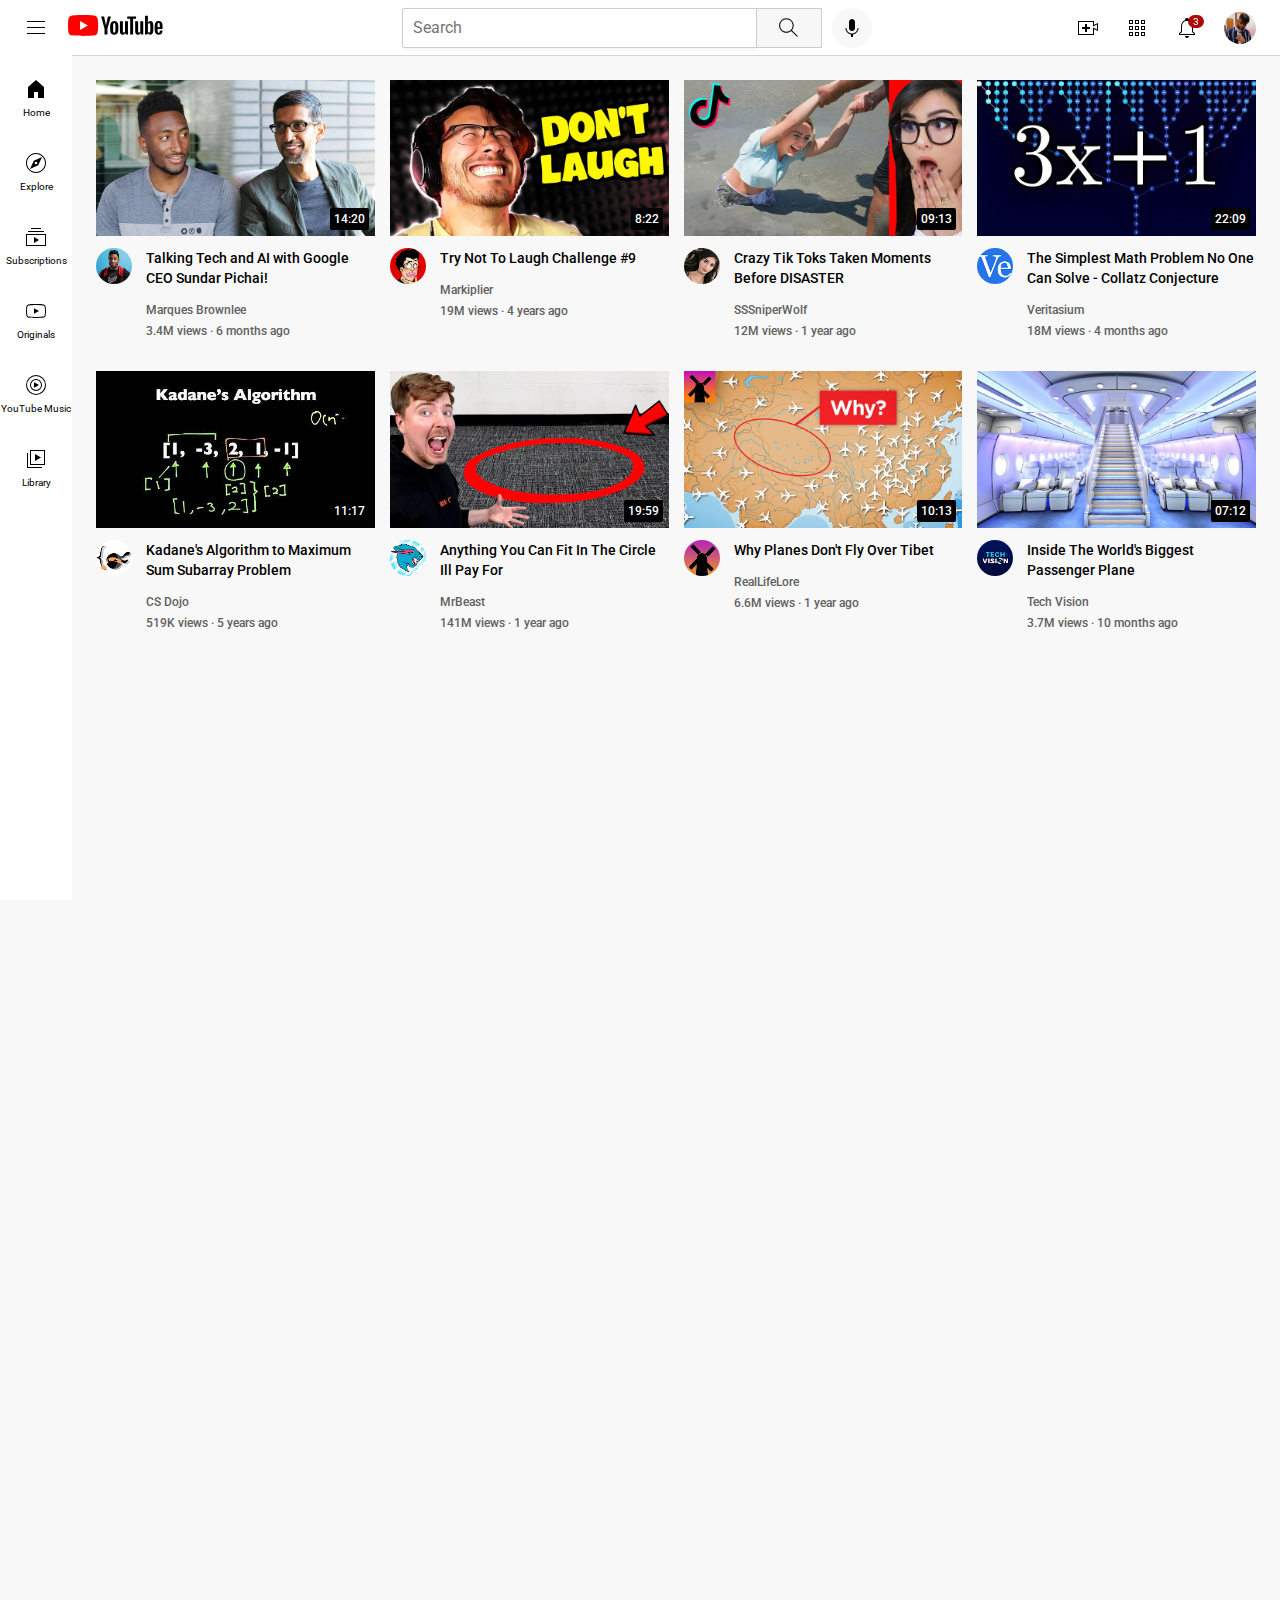
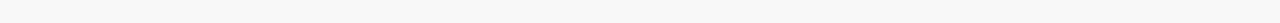
<file: index.html>
<!DOCTYPE html>
<html>
  <head>
    <link rel="preconnect" href="https://fonts.googleapis.com">
<link rel="preconnect" href="https://fonts.gstatic.com" crossorigin>
<link href="https://fonts.googleapis.com/css2?family=Roboto:wght@400;500;700&display=swap" rel="stylesheet">
<link rel="stylesheet" href="styles/general.css">
<link rel="stylesheet" href="styles/header.css">
<link rel="stylesheet" href="styles/video.css">
<link rel="stylesheet" href="styles/sidebar.css">
    <meta charset="utf-8">
    <meta http-equiv="X-UA-Compatible" content="IE=edge">
    <meta name="description" content="">
    <meta name="viewport" content="width=device-width, initial-scale=1">
<title>youtube.com</title>

  </head>
  <body>
  <div class="header">
    <div class="left-section">
  <img class="hamburger-menu" src="icons/hamburger-menu.svg" alt="ham">
  <a href="https://www.youtube.com/">
    <img class="youtube-logo" src="icons/youtube-logo.svg" alt="youtube-logo">
  </a>
   
    </div>
    <div class="middle-section">
      <input class="search-box"   type="text" placeholder="Search">
      <button class="search-icon-button">
        <img class="search-icon" src="icons/search.svg" alt="">
        <div class="tooltip">Search</div>
      </button>
      <button  class="voice-search-button">
        <img class="voice-icon" src="icons/voice-search-icon.svg" alt="">
        <div class="tooltip">Search With your voice</div>
      </button>
    </div>
    <div class="right-section"> 
      <div class="upload-icon-container">
        <img class="upload-icon" src="icons/upload.svg" >
        <div class="tooltip">Create</div>
</div>
      <div class=" youtube-app-icon-container">
      <img class="youtube-app-icon" src="icons/youtube-apps.svg" alt="">
      <div class="tooltip">YouTube apps</div>
      </div>
      <div class="notification-icon-container">
        <img class="notification-icon" src="icons/notifications.svg">
        <div class="notifications-count">
          3
        </div>
        <div class="tooltip">notification</div>
      </div>
      
      <img class="user-pic-icon" src="channelpictures/channelpic.jpg">
    </div>
  </div>
  <div>
  <div class="sidebar">
    <div class="sidebar-link">
      <img src="icons/home.svg" alt="">
      <div>Home</div>
    </div>
    <div class="sidebar-link">
      <img src="icons/explore.svg" alt="">
      <div>Explore</div>
    </div>
    <div class="sidebar-link">
      <img src="icons/subscriptions.svg" alt="">
      <div>Subscriptions</div>
    </div>
    <div class="sidebar-link">
      <img src="icons/originals.svg" alt="">
      <div>Originals</div>
    </div>
    <div class="sidebar-link">
      <img src="icons/youtube-music.svg" alt="">
      <div>YouTube Music</div>
    </div>
    <div class="sidebar-link">
      <img src="icons/library.svg" alt="">
      <div>Library</div>
    </div>
  </div>
<div class="video-grid">
<div class="video-preview">
<div class="thumbnail-row">
  <a href="https://www.youtube.com/watch?v=n2RNcPRtAiY">
<img class="thumbnail" src="thumbnail/thumbnail-1.webp">
</a>
<div class="video-time">
  14:20
</div>
</div>
<div class="video-info-grid">
<div class="channel-pic">
  <a href="https://www.youtube.com/c/mkbhd" >
    <img class="video-logo"  src="channelpictures/channel-1.jpeg">
  </a>
</div>
<div class="video-info">
<p class="video-dis">

Talking Tech and AI with Google CEO Sundar Pichai!
</p>
<P class="video-author">
Marques Brownlee
</P>
<p class="video-stats">
3.4M views · 6 months ago
</p>
</div>

</div>
</div>
<div class="video-preview">
<div class="thumbnail-row">
  <a href="https://www.youtube.com/watch?v=n2RNcPRtAiY">
<img class="thumbnail" src="thumbnail/thumbnail-2.webp">
  </a>
<div class="video-time">
  8:22
  </div>
</div>
<div class="video-info-grid">
<div class="channel-pic">
  <a href="https://www.youtube.com/c/markiplier">
<img class="video-logo"  src="channelpictures/channel-2.jpeg">
</a>
</div>
<div class="video-info">
<p class="video-dis">
  
Try Not To Laugh Challenge #9
</p>
<P class="video-author">
  Markiplier
</P>
<p class="video-stats">
  19M views · 4 years ago
</p>
</div>

</div>
</div>

<div class="video-preview">
<div class="thumbnail-row">
  <a href="https://www.youtube.com/watch?v=FgjPQQeTh1w">
<img class="thumbnail" src="thumbnail/thumbnail-3.webp">
</a>
<div class="video-time">
  09:13
  </div>
</div>
<div class="video-info-grid">
<div class="channel-pic">
  <a href="https://www.youtube.com/user/SSSniperWolf">
<img class="video-logo"  src="channelpictures/channel-3.jpeg">
  </a>
</div>
<div class="video-info">
<p class="video-dis">

  Crazy Tik Toks Taken Moments Before DISASTER
</p>
<P class="video-author">
  SSSniperWolf
</P>
<p class="video-stats">
  12M views · 1 year ago
</p>
</div>

</div>
</div>
<div class="video-preview">
<div class="thumbnail-row">
  <a href="https://www.youtube.com/watch?v=094y1Z2wpJg">
<img class="thumbnail" src="thumbnail/thumbnail-4.webp">
</a>

<div class="video-time">
  22:09
  </div>
</div>
<div class="video-info-grid">
<div class="channel-pic">
  <a href="https://www.youtube.com/c/veritasium">
<img class="video-logo"  src="channelpictures/channel-4.jpeg">
  </a>
</div>
<div class="video-info">
<p class="video-dis">
  The Simplest Math Problem No One Can Solve - Collatz Conjecture
</p>
<P class="video-author">
  Veritasium
</P>
<p class="video-stats">
  18M views · 4 months ago


</p>
</div>

</div>
</div>

<div class="video-preview">
<div class="thumbnail-row">
  <a href="https://www.youtube.com/watch?v=86CQq3pKSUw">
<img class="thumbnail" src="thumbnail/thumbnail-5.webp">
  </a>
<div class="video-time">
  11:17
  </div>
</div>
<div class="video-info-grid">
<div class="channel-pic">
  <a href="https://www.youtube.com/c/CSDojo">
<img class="video-logo"  src="channelpictures/channel-5.jpeg">
  </a>
</div>
<div class="video-info">
<p class="video-dis">

  Kadane's Algorithm to Maximum Sum Subarray Problem
</p>
<P class="video-author">
CS Dojo
</P>
<p class="video-stats">
  519K views · 5 years ago
</p>
</div>

</div>
</div>
<div class="video-preview">
<div class="thumbnail-row">
  <a href="https://www.youtube.com/watch?v=yXWw0_UfSFg">
<img class="thumbnail" src="thumbnail/thumbnail-6.webp">
  </a>
<div class="video-time">
  19:59
  </div>
</div>
<div class="video-info-grid">
<div class="channel-pic">
  <a href="https://www.youtube.com/channel/UCX6OQ3DkcsbYNE6H8uQQuVA">
<img class="video-logo"  src="channelpictures/channel-6.jpeg">
  </a>
</div>
<div class="video-info">
<p class="video-dis">


  Anything You Can Fit In The Circle Ill Pay For
</p>
<P class="video-author">
  MrBeast

</P>
<p class="video-stats">
  141M views · 1 year ago
</p>
</div>

</div>
</div>

<div class="video-preview">
<div class="thumbnail-row">
  <a href="https://www.youtube.com/watch?v=fNVa1qMbF9Y">
<img class="thumbnail" src="thumbnail/thumbnail-7.webp">
  </a>
<div class="video-time">
  10:13
  </div>
</div>
<div class="video-info-grid">
<div class="channel-pic">
  <a href="https://www.youtube.com/channel/UCP5tjEmvPItGyLhmjdwP7Ww">
  <img class="video-logo"  src="channelpictures/channel-7.jpeg">
  </a>
</div>
<div class="video-info">
  <p class="video-dis">
  
Why Planes Don't Fly Over Tibet
</p>
<P class="video-author">
  RealLifeLore

</P>
<p class="video-stats">
  6.6M views · 1 year ago
</p>
</div>

</div>
</div>
<div class="video-preview">
<div class="thumbnail-row">
  <a href="https://www.youtube.com/watch?v=lFm4EM1juls">
  <img class="thumbnail" src="thumbnail/thumbnail-8.webp">
  </a>
  <div class="video-time">
    07:12
    </div>
</div>
<div class="video-info-grid">
  <div class="channel-pic">
    <a href="https://www.youtube.com/channel/UCHAK6CyegY22Zj2GWrcaIxg">
    <img class="video-logo"  src="channelpictures/channel-8.jpeg">
    </a>
  </div>
  <div class="video-info">
    <p class="video-dis">
    
  
Inside The World's Biggest Passenger Plane
  </p>
  <P class="video-author">
    Tech Vision
</P>
  <p class="video-stats">
    3.7M views · 10 months ago
  </p>
  </div>
  
</div>
</div>
</div>   
  </div>
  
</body>
</html>
</file>
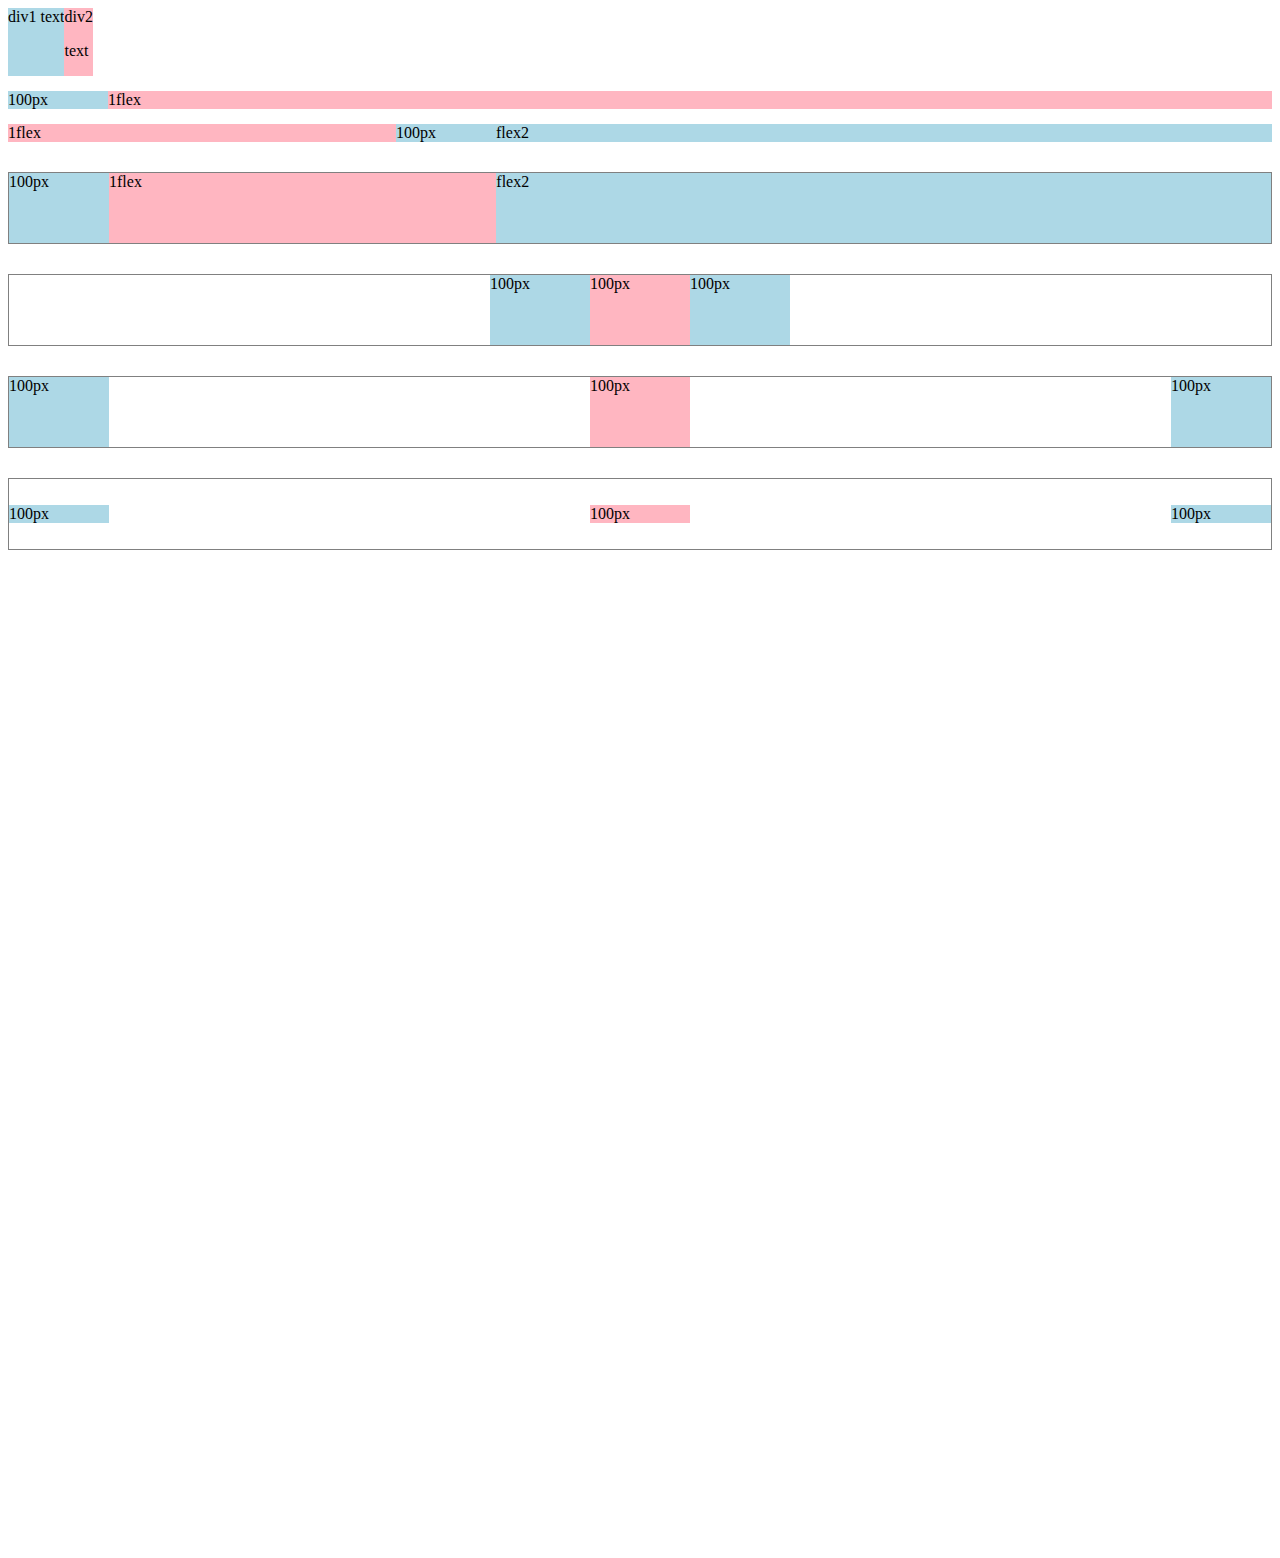
<file: duplicates/flexbox.html>
<!DOCTYPE html>
<html>
  <head>
<title>Flexbox</title>
  </head>
  <body style="padding-bottom: 1000px;">
<div style=" 
display: flex;
flex-direction: row;">
  <div style="background-color:lightblue;">div1 text</div>
  <div style="background-color:lightpink">div2 <p>text</p></div>
</div>

<div style=" 
margin-top: 15px;
display: flex;
flex-direction: row;">
  <div style="background-color:lightblue;
  width: 100px;">
  100px</div>
  <div style="background-color:lightpink;
  flex: 1;">
  1flex</div>
</div>

<div style=" 
margin-top: 15px;
display: flex;
flex-direction: row;">
  
  <div style="background-color:lightpink;
  flex: 1;">
  1flex</div>
  <div style="background-color:lightblue;
  width: 100px;">
  100px</div>
  <div style="background-color:lightblue; flex: 2;">
  flex2</div>
</div>

<div style=" 
margin-top: 30px;
height: 70px;
display: flex;
border-width: 1px;
border-style: solid;
border-color: grey;
flex-direction: row;">
  <div style="background-color:lightblue;
  width: 100px;">
  100px</div>
  <div style="background-color:lightpink;
  flex: 1;">
  1flex</div>
  <div style="background-color:lightblue; flex: 2;">
  flex2</div>
</div>


<div style=" 
margin-top: 30px;
height: 70px;
display: flex;
border-width: 1px;
border-style: solid;
border-color: grey;
justify-content: center;
flex-direction: row;">
  <div style="background-color:lightblue;
  width: 100px;">
  100px</div>
  <div style="background-color:lightpink;
  width: 100px;">
  100px</div>
  <div style="background-color:lightblue; width: 100px;">
  100px</div>
</div>

<div style=" 
margin-top: 30px;
height: 70px;
display: flex;
border-width: 1px;
border-style: solid;
border-color: grey;
justify-content: space-between;
flex-direction: row;">
  <div style="background-color:lightblue;
  width: 100px;">
  100px</div>
  <div style="background-color:lightpink;
  width: 100px;">
  100px</div>
  <div style="background-color:lightblue; width: 100px;">
  100px</div>
</div>



<div style=" 
margin-top: 30px;
height: 70px;
display: flex;
border-width: 1px;
border-style: solid;
border-color: grey;
justify-content: space-between;
align-items: center;
flex-direction: row;">
  <div style="background-color:lightblue;
  width: 100px;">
  100px</div>
  <div style="background-color:lightpink;
  width: 100px;">
  100px</div>
  <div style="background-color:lightblue; width: 100px;">
  100px</div>
</div>
  </body>
</html>
</file>
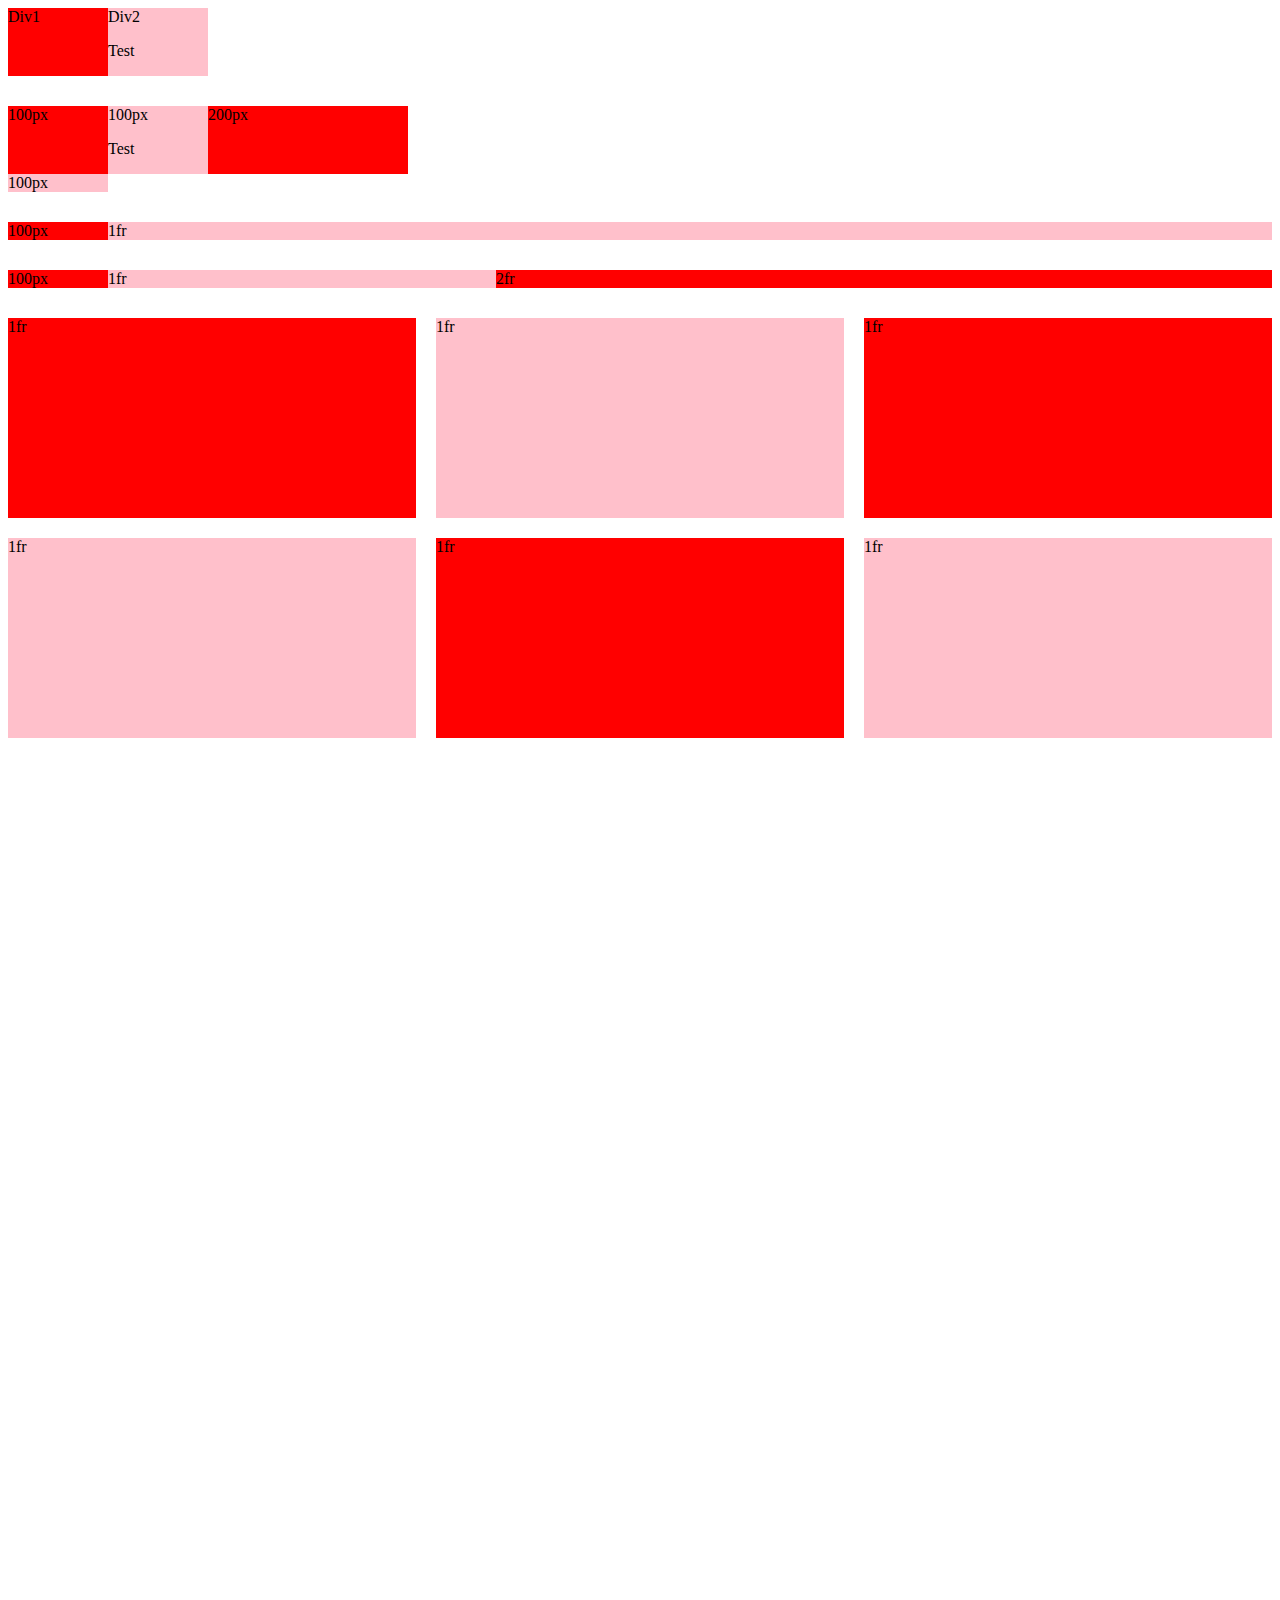
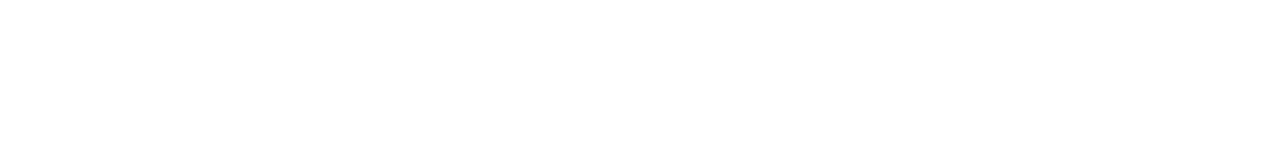
<file: duplicates/grid-test.html>
<!DOCTYPE html>
<html>
  <head>
<title>gridtest</title>
  </head>
  
  <body style="padding-bottom: 1000px;">
    <div style=
    "display:grid;
    grid-template-columns: 100px 100px;
    ">
      <div style="background-color: red;">Div1</div>
      <div style="background-color:pink">Div2<p>Test</p></div>
    </div>

    <div style=
    "display:grid;
    grid-template-columns: 100px 100px 200px;
    margin-top: 30px;
    ">
      <div style="background-color: red;">100px</div>
      <div style="background-color:pink">100px<p>Test</p></div>
      <div style="background-color: red;">200px</div>
      <div style="background-color:pink">100px</div>
    </div>


    <div style=
    "display:grid;
    grid-template-columns: 100px 1fr;
    margin-top: 30px;
    ">
      <div style="background-color: red;">100px</div>
      <div style="background-color:pink">1fr</div>
    </div>
    
    <div style=
    "display:grid;
    grid-template-columns: 100px 1fr 2fr;
    margin-top: 30px;
    ">
      <div style="background-color: red;">100px</div>
      <div style="background-color:pink">1fr</div>
      <div style="background-color: red;">2fr</div>
    </div>

    <div style=
    "display:grid;
    grid-template-columns: 1fr 1fr 1fr;
    margin-top: 30px;
    column-gap: 20px;
    row-gap: 20px;
    ">
      <div style="background-color: red;height: 200px;">1fr</div>
      <div style="background-color:pink;height: 200px">1fr</div>
      <div style="background-color: red;height: 200px">1fr</div>
      <div style="background-color:pink;height: 200px">1fr</div>
      <div style="background-color: red;height: 200px;">1fr</div>
      <div style="background-color:pink;height: 200px">1fr</div>
    
    </div>
  </body>
</html>
</file>
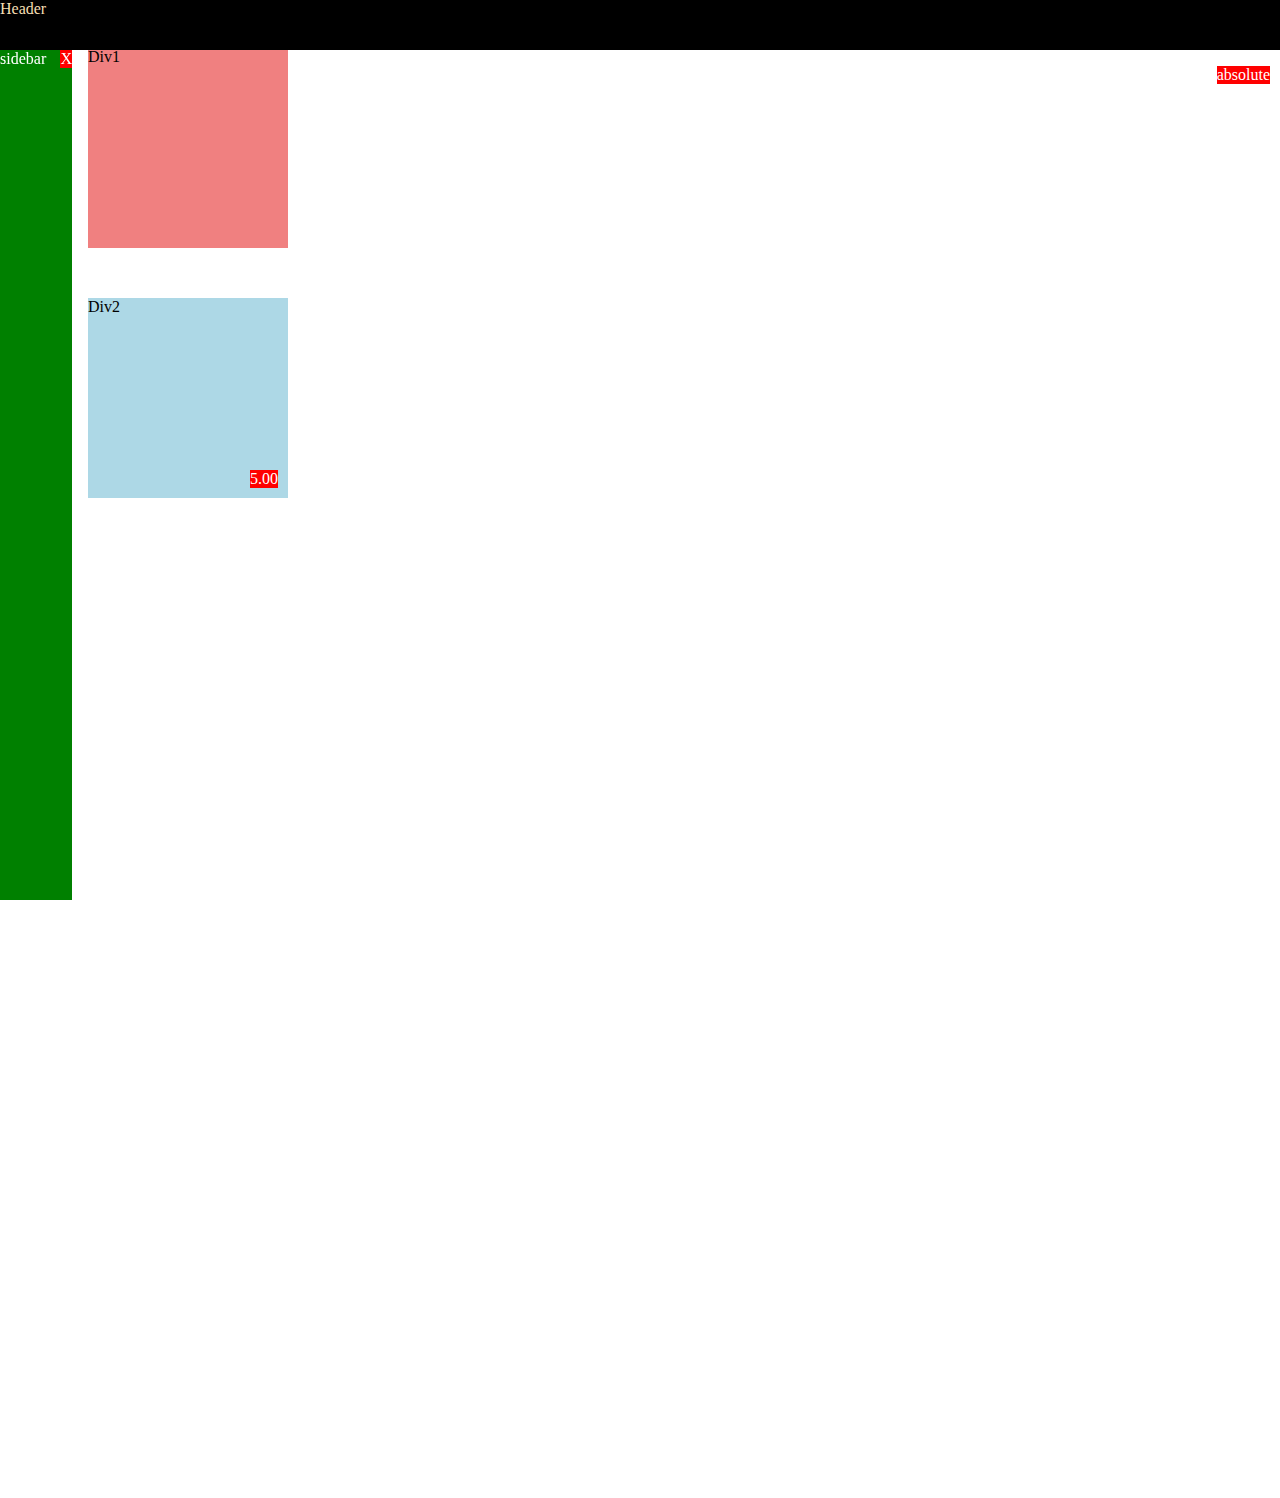
<file: duplicates/position.html>
<!DOCTYPE html>
<html>
  <head>
<title>Position</title>
  </head>
  <body style="margin-bottom:1000px ;
  padding-top: 40px;
  padding-left: 80px;">
    <div style=
    "background-color:black;
    color:wheat;
    position:fixed;
    top: 0;
    left: 0px;
    right: 0;
    height: 50px;
    z-index: 1000"
    >Header</div>

    <div style=
      "position:absolute ;
      background-color: red;
      color: white;
      top:66px;
      right: 10px;
      ">
        absolute
      </div>

  <div style=
  "background-color: green;
  color: white;
    position: fixed;
    top: 50px;
    bottom: 0;
    left: 0px;
    width: 72px;
    ">
      sidebar

      <div style=
      "position:absolute ;
      background-color: red;
      color: white;
      right: 10px;
      top: 0;
      right:0">
      X</div>
    </div>

   

      <div style="height: 200px;
      width: 200px;
      background-color: lightcoral;
      margin-bottom: 50px " >
        Div1
      </div>
      <div style="height: 200px;
      width: 200px;
      background-color: lightblue;
      position: relative;"
      >Div2
      <div style=
      "position:absolute ;
      background-color: red;
      color: white;
      right: 10px;
      bottom: 10px;
      right:10px">
      5.00</div>
    </div>
  </body>
</html>
</file>
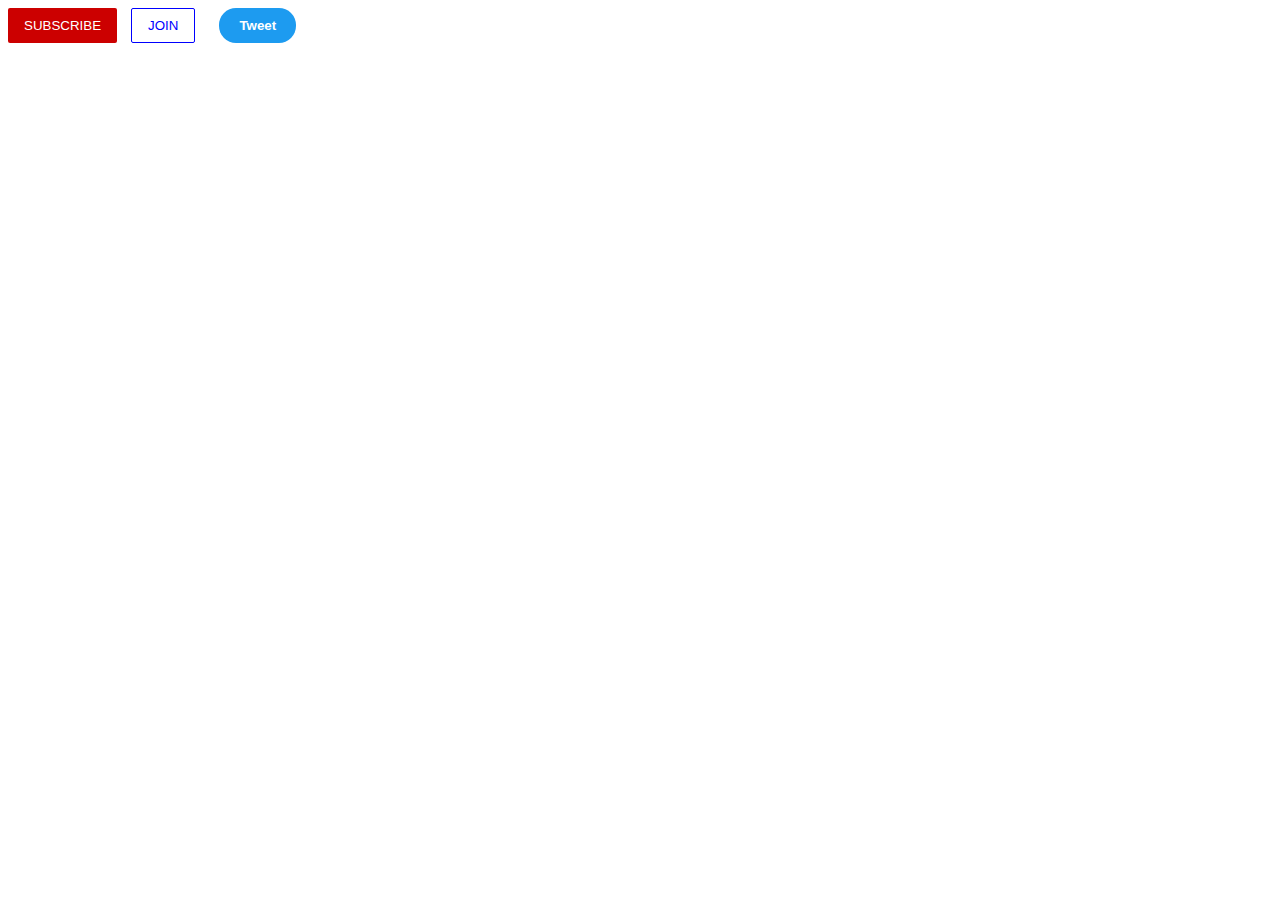
<file: introhtml/Button.html>
<!DOCTYPE html>
<html>
  <head>
<title>Youtube button</title>
<link rel="stylesheet" href="button.css">
  </head>
  <body>
    <button class="Subscribe-button">
      SUBSCRIBE
    </button>
    <button class="join-button">
      JOIN
    </button>
    <button class="Tweet-button">
      Tweet
    </button>


  </body>
</html>
</file>
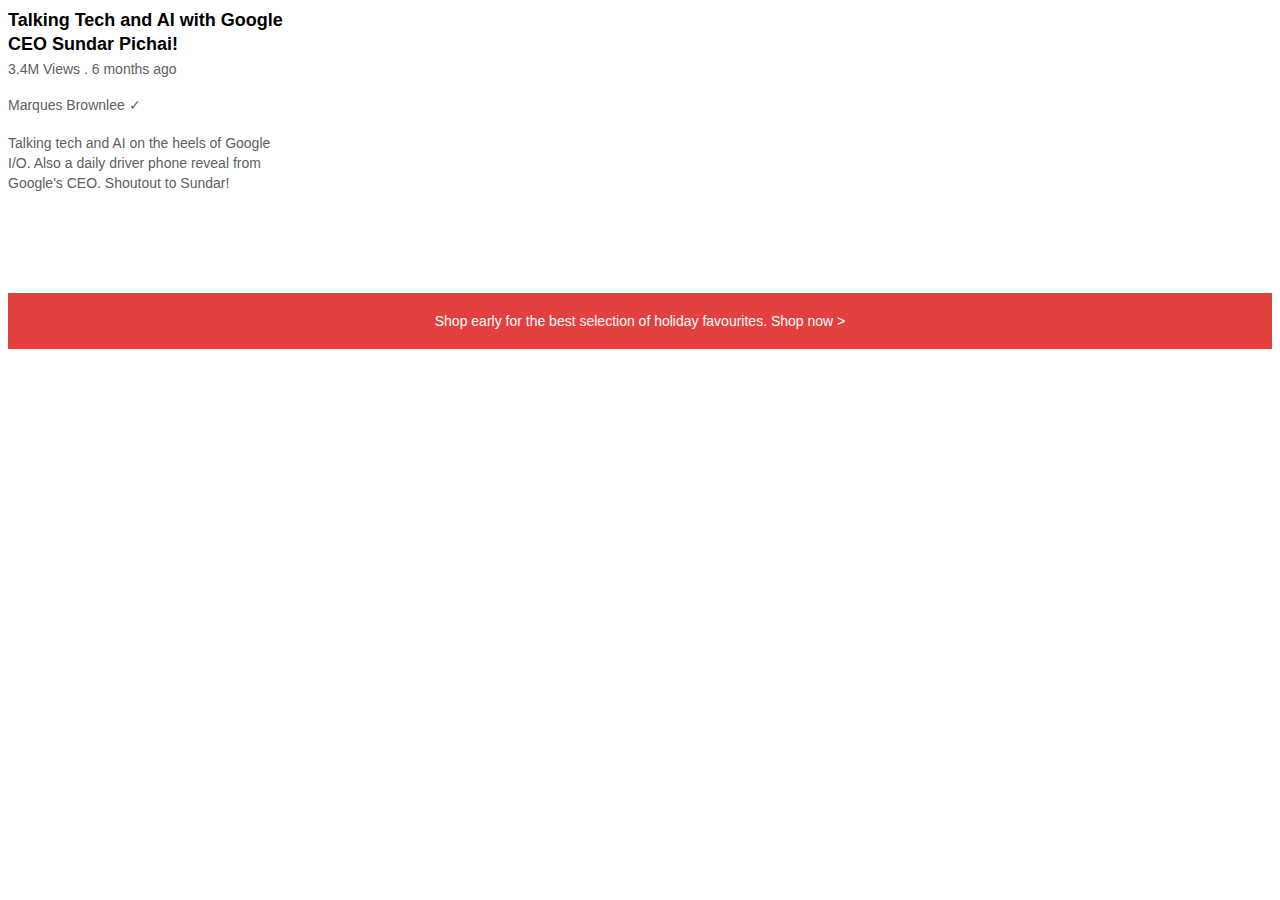
<file: introhtml/text.html>
<!DOCTYPE html>
<html>
  <head>
    <title> Youtube Text</title>
   <link rel="stylesheet" href="text.css">
   <link rel="preconnect" href="https://fonts.googleapis.com">
<link rel="preconnect" href="https://fonts.gstatic.com" crossorigin>
<link href="https://fonts.googleapis.com/css2?family=Roboto:wght@400;700&display=swap" 
rel="stylesheet">
  </head>
<body>
  <p class="title-video">
    Talking Tech and AI with Google CEO Sundar Pichai!
  </p>
  <p class="video-stats">
    3.4M Views . 6 months ago
  </p>
  <p class="author">
    Marques Brownlee &#10003
  </p>
  <p class="video-dis">
    Talking tech and AI on the heels of Google I/O. 
    Also a daily driver phone reveal from Google's CEO. 
    Shoutout to Sundar!
  </p>
  <p class="apple-ad">
    Shop early for the best selection of holiday favourites.
    <span class="spo">Shop now ></span> 
  </p>
  
</body>

</html>
</file>
<file: styles/general.css>
p{
  font-family: Roboto,Arial;
  margin-top: 0;
  margin-bottom: 0;
}

body{
  margin: 0;
  padding-top: 80px;
  padding-right: 24px;
  background-color: rgb(248, 248, 248);
  cursor: pointer;

}
</file>
<file: styles/header.css>
.header{
  display: flex;
  flex-direction: row;
  height: 55px;
  justify-content: space-between;
  position: fixed;
  top: 0;
  right: 10;
  left: 50;
  background-color:white;
  width: 100%;
  border-bottom-width: 1px;
  border-bottom-style: solid;
  border-bottom-color: rgb(216, 211, 211);
  z-index:1000 ;

}


.left-section{
display: flex;
align-items: center;
}

.hamburger-menu{
  height: 24px;
  margin-left: 24px;
  margin-right: 20px;
}


.youtube-logo{
  height: 21px;
}

.middle-section{
  flex: 1;
  margin-left: 70px;
  margin-right: 35px;
  max-width: 470px;
  display: flex;
  align-items: center;
}

.search-box{
  flex:1;
  height: 36px;
  padding-left: 10px;
  font-size: 16px;
  border-width: 1px;
  border-style: solid;
  border-color: rgb(204, 204, 204);
  border-radius: 2px;
  box-shadow: 1px 2px 5px rgba(0,0,0,0.05);
  width: 0;

}


.search-box::placeholder{
font-family: roboto,arial;
font-size: 16px;
}



.search-icon-button{
  height: 40px;
  width: 66px;
  background-color: #f7f7f7;
  border-width: 1px;
  border-style: solid;
  border-color:rgb(204, 204, 204);
  margin-left: -1px;
  margin-right: 10px;
}

.search-icon-button ,
.voice-search-button,
.upload-icon-container,
.youtube-app-icon-container,
.notification-icon-container
{
  
  display: flex;
  position: relative;
  justify-content: center;
  align-items: center;
  flex-direction: column;
}

.search-icon-button .tooltip,
.voice-search-button .tooltip,
.upload-icon-container .tooltip,
.youtube-app-icon-container .tooltip,
.notification-icon-container .tooltip
{
  font-family: roboto,arial;
  position: absolute;
  background-color: gray;
  color: white;
  font-size: 12px;
  padding-left: 8px;
  padding-top: 4px;
  padding-right: 8px;
  padding-bottom: 4px;
  border-radius: 2px;
  bottom: -30px;
  opacity: 0;
  transition: 0.15s;
  pointer-events: none;
  white-space: nowrap;
  
}





.search-icon-button:hover .tooltip,
.voice-search-button:hover .tooltip,
.upload-icon-container:hover .tooltip,
.youtube-app-icon-container:hover .tooltip,
.notification-icon-container:hover .tooltip
{
  opacity: 1;
}

.search-icon{
  height: 25px;

}


.voice-search-button{
  height: 40px;
  width: 40px;
  border-radius: 20px;
  border: none;
  background-color:#f8f8f8;

}

.voice-icon{
  height: 24px;
   
}
.right-section{
  width: 180px;
  display: flex;
  align-items: center;
  justify-content: space-between;
  margin-right: 24px;
  flex-shrink: 0;
}

.upload-icon{
  height: 24px;
}

.youtube-app-icon{
  height: 24px;
}

.notification-icon{
  height: 24px;
}

.notification-icon-container{
  position: relative;
}
.notifications-count{
  position: absolute;
  background-color: rgb(175, 7, 7);
  top: -1px;
  right: -5px;
  color: white;
  font-family: roboto,arial;
  font-size: 10px;
  padding-left: 5px;
  padding-top: 1px;
  padding-bottom: 1px;
  padding-right: 5px;
  border-radius: 10px;

}
.user-pic-icon{
  height: 32px;
  border-radius: 16px;
}
</file>
<file: styles/video.css>
.thumbnail{
      width: 100%;
    }


    .video-info-grid{
    display: grid;
    grid-template-columns: 50px 1fr;
    margin-bottom: -10px;

    }
    .channel-pic{

    vertical-align: top;
    }
    .video-info{
    font-size: 14px;
    font-weight: 500;
    line-height: 20px;
    

    }
    .video-logo{
    width: 36px;
    border-radius: 20px;
    }
    .video-dis{
    margin-top: 0;
    margin-bottom: 12px;



    }
    .thumbnail-row{
    margin-bottom: 8px;
    position: relative;
    }
    .video-author,.video-stats{
    font-size: 12px;
    color: #606060;
    
    }
    .video-author{
    margin-bottom: 1px;
    }
    .video-grid{
    display: grid;
    grid-template-columns: 1fr 1fr 1fr 1fr;
    column-gap: 15px;
    row-gap: 40px;
    padding-bottom: 1000px;
    padding-left: 96px;
}
@media (max-width:750px) {
  .video-grid{
    grid-template-columns: 1fr 1fr;
  }
  
}

@media (min-width:751px) and (max-width:990px){
  .video-grid{
    grid-template-columns:1fr 1fr 1fr;
  }
}


@media (min-width: 1000px) {
  .video-grid{
    grid-template-columns: 1fr 1fr 1fr 1fr;
  }
  
}








.video-time{
  background-color: black;
  color: white;
  position: absolute;
  bottom: 10px;
  right: 6px;
  font-family: roboto,arial;
  font-weight: 500;
  font-size: 12px;
  padding-left: 4px;
  padding-bottom: 4px;
  padding-right: 4px;
  padding-top: 4px;
  border-radius: 2px;
}
</file>
<file: styles/sidebar.css>
.sidebar{
  position: fixed;
  left: 0;
  bottom: 0;
  top: 55px;
  width: 72px;
  background-color: white;
  z-index: 3000;
  padding-top: 5px;
  cursor: pointer;
}
.sidebar-link{
  height: 74px;
  display: flex;
  flex-direction: column;
  justify-content: center;
  align-items: center;
}
.sidebar-link img{
  height: 24px;
  margin-bottom: 6px;
}
.sidebar-link div{
  font-family: roboto,arial;
  font-size: 10px;
}

.sidebar-link:hover{
  background-color:#eeeeee;
}
</file>
<file: introhtml/button.css>
.Subscribe-button{
    background-color: #cc0000;
    color: white;
    border: none;
    cursor: pointer;
    padding-left: 16px;
    padding-top: 10px;
    padding-right: 16px;
    padding-bottom: 10px;
    border-radius: 2px;
    margin-right: 10px;
    transition: opacity 0.15s;
  }
  .Subscribe-button:hover{
    opacity: 0.8;
  }
  .Subscribe-button:active{
    opacity: 0.5;
  }

    .join-button{
      background-color: white;
      color: blue;
      border-color: blue;
      border-style: solid;
      cursor: pointer;
      border-width: 1px;
      border-radius: 2px;
      padding-left: 16px;
      padding-top: 9px;
      padding-right: 16px;
      padding-bottom: 9px;
      margin-right: 10px;
      transition: background-color 0.15s,
      opacity 0.15s;

     }
     .join-button:hover{
      background-color: #065fd4;
      color: white;
    }
    .join-button:active{
      opacity: 0.7;
    }
     .Tweet-button{
      background-color: #1d9bf0;
      color: white;
      border: none;
      border-radius: 17px;
      padding-left: 20px;
      padding-right: 20px;
      padding-top: 10px;
      padding-bottom: 10px;
      font-weight: bold;
      margin-left: 10px;
      transition: 0.15s;

     }
     .Tweet-button:hover{
      box-shadow: 5px 5px 10px rgba(0,0,0,0.15)
        
     }
</file>
<file: introhtml/text.css>
P{
  font-family:Arial ;
  margin-top: 0px;
  margin-bottom: 0px;
}
.title-video{
  font-weight: bold;
  font-size: 18px;
  width: 290px;
  line-height: 24px;
  margin-bottom: 5px;
}
.video-stats{
color:#606060;  
font-size: 14px;
margin-top: 0;
margin-bottom: 20px;
}
.author{
color: #606060; 

font-size: 14px;
margin-top: 0;
margin-bottom: 20px;

}
.video-dis{
color: #606060;
font-size: 14px;
width: 280px;
line-height: 20px;
margin-top: 0;
margin-bottom: 100px;

}
.apple-ad{
margin-bottom: 50px;
color: #606060;
background-color: #e34140;
color: white;
font-size: 14px;
text-align: center;
padding-top: 20px;
padding-bottom: 20px;
}
.spo{
cursor: pointer;
}
.spo:hover{
text-decoration: underline;

}
</file>
